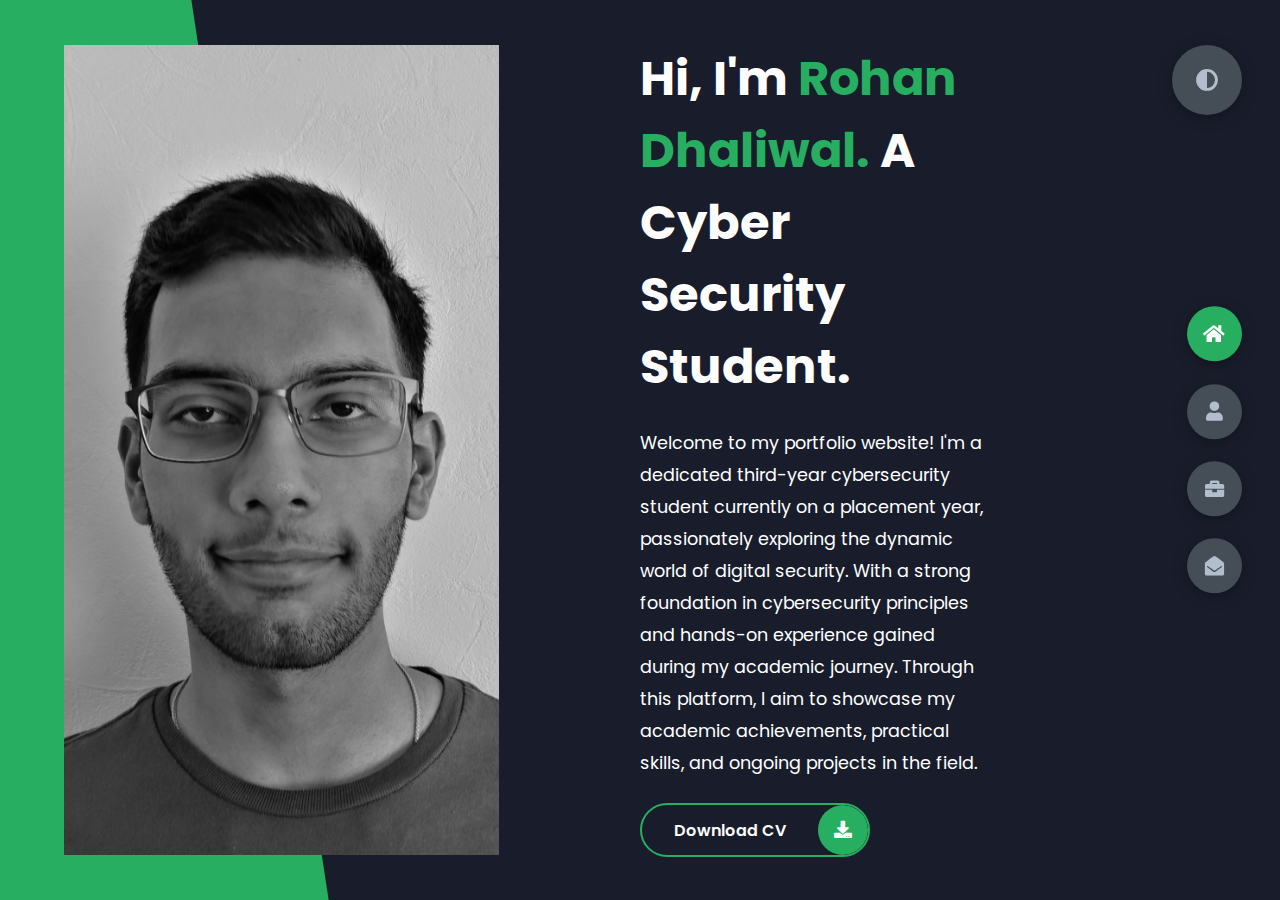
<file: index.html>
<!DOCTYPE html>
<html lang="en">
<head>
    <meta charset="UTF-8">
    <meta http-equiv="X-UA-Compatible" content="IE=edge">
    <meta name="viewport" content="width=device-width, initial-scale=1.0">
    <title>Portfolio</title>
    <link rel="stylesheet" href="styles/styles.css">
    <link rel="preconnect" href="https://fonts.googleapis.com">
    <link rel="preconnect" href="https://fonts.gstatic.com" crossorigin>
    <link rel="stylesheet" href="https://cdnjs.cloudflare.com/ajax/libs/font-awesome/5.15.4/css/all.min.css" integrity="sha512-1ycn6IcaQQ40/MKBW2W4Rhis/DbILU74C1vSrLJxCq57o941Ym01SwNsOMqvEBFlcgUa6xLiPY/NS5R+E6ztJQ==" crossorigin="anonymous" referrerpolicy="no-referrer" />
    <link href="https://fonts.googleapis.com/css2?family=Poppins:wght@400;500;600;700;800&display=swap" rel="stylesheet">
    <script src="https://cdn.emailjs.com/dist/email.min.js"></script>
    <link rel="icon" href="img/favicon-32x32.png" type="image/png">

</head>
<body class="main-content">
    <header class="container header active" id="home">
        <div class="header-content">
            <div class="left-header">
                <div class="h-shape"></div>
                <div class="image">
                    <img src="img/rohan.jpg" alt="">
                </div>
            </div>
            <div class="right-header">
                <h1 class="name">
                    Hi, I'm <span>Rohan Dhaliwal.</span>
                    A Cyber Security Student.
                </h1>
                <p>
                    Welcome to my portfolio website! I'm a dedicated third-year cybersecurity student currently on a placement year, passionately exploring the dynamic world of digital security. With a strong foundation in cybersecurity principles and hands-on experience gained during my academic journey. Through this platform, I aim to showcase my academic achievements, practical skills, and ongoing projects in the field.
                </p>
                <div class="btn-con">
                    <a href="https://rohan057.github.io/Rohan_Dhaliwal_CV.pdf" download="Rohan_Dhaliwal_CV.pdf" class="main-btn">
                        <span class="btn-text">Download CV</span>
                        <span class="btn-icon"><i class="fas fa-download"></i></span>
                    </a>
                </div>                                          
            </div>
        </div>
    </header>
    <main>
        <section class="container about" id="about">
            <div class="main-title">
                <h2>About <span>me</span></h2>
            </div>
            <div class="about-container">
                <div class="left-about">
                    <h4>Information About me</h4>
                    <p>
                        I'm a third-year Cybersecurity student currently on a placement 
                        year with Generation Success. With a strong foundation in 
                        cybersecurity principles and hands-on experience, I'm equipped to 
                        tackle real-world security challenges effectively.<br></br>

                        Beyond cybersecurity, I'm passionate about sports, including football, 
                        cricket, and Formula 1. I find joy in both watching and participating 
                        in sports events.<br></br>

                        In my portfolio, I will showcase my academic achievements and 
                        practical skills. Explore to learn more about my journey and projects.
                    </p>
                    <div class="btn-con">
                        <a href="https://rohan057.github.io/Rohan_Dhaliwal_CV.pdf" download="Rohan_Dhaliwal_CV.pdf" class="main-btn">
                            <span class="btn-text">Download CV</span>
                            <span class="btn-icon"><i class="fas fa-download"></i></span>
                        </a>
                    </div>    
                </div>
                <div class="right-about">
                    <div class="about-item">
                        <div class="abt-text">
                            <p class="large-text">13</p>
                            <p class="small-text">Modules <br /> Completed</p><br>
                            <p class="small-text">Averaging a 1st</p>
                        </div>
                    </div>
                    <div class="about-item">
                        <div class="abt-text">
                            <p class="large-text">1000+</p>
                            <p class="small-text">Attendees at Virtual <br /> Careers Fair</p><br>
                            <p class="small-text">Aquired <br /> a speaker</p>
                        </div>
                    </div>
                    <div class="about-item">
                        <div class="abt-text">
                            <p class="large-text">158% +</p>
                            <p class="small-text">Higher growth in Generation Success LinkedIn <br /> followers compared to the preceding 12 months</p>
                        </div>
                    </div>
                    <div class="about-item">
                        <div class="abt-text">
                            <p class="large-text">242% +</p>
                            <p class="small-text">Impressions on Generation Success LinkedIn <br /> have surged compared to the previous 12 months</p>
                        </div>
                    </div>
                </div>
            </div>
            <div class="about-stats">
                <h4 class="stat-title">My Skills</h4>
                <div class="progress-bars">
                    <div class="progress-bar">
                        <p class="prog-title">html</p>
                        <div class="progress-con">
                            <p class="prog-text">80%</p>
                            <div class="progress">
                                <span class="html"></span>
                            </div>
                        </div>
                    </div>
                    <div class="progress-bar">
                        <p class="prog-title">css</p>
                        <div class="progress-con">
                            <p class="prog-text">95%</p>
                            <div class="progress">
                                <span class="css"></span>
                            </div>
                        </div>
                    </div>
                    <div class="progress-bar">
                        <p class="prog-title">javascript</p>
                        <div class="progress-con">
                            <p class="prog-text">75%</p>
                            <div class="progress">
                                <span class="js"></span>
                            </div>
                        </div>
                    </div>
                    <div class="progress-bar">
                        <p class="prog-title">Java</p>
                        <div class="progress-con">
                            <p class="prog-text">75%</p>
                            <div class="progress">
                                <span class="react"></span>
                            </div>
                        </div>
                    </div>
                    <div class="progress-bar">
                        <p class="prog-title">Python</p>
                        <div class="progress-con">
                            <p class="prog-text">85%</p>
                            <div class="progress">
                                <span class="node"></span>
                            </div>
                        </div>
                    </div>
                    <div class="progress-bar">
                        <p class="prog-title">SQL</p>
                        <div class="progress-con">
                            <p class="prog-text">70%</p>
                            <div class="progress">
                                <span class="python"></span>
                            </div>
                        </div>
                    </div>
                </div>
            </div>
            <h4 class="stat-title">My Timeline</h4>
            <div class="timeline">
                <div class="timeline-item">
                    <div class="tl-icon">
                        <i class="fas fa-briefcase"></i>
                    </div>
                    <p class="tl-duration">2023 - present</p>
                    <h5>Social Media Manager<span> - Generation Success</span></h5>
                    <p>
                        As the lead content creator, I shape engaging content for our social media platforms,
                        ensuring alignment with our brand's voice and objectives. I actively engage with our
                        audience, addressing inquiries and feedback in a professional manner. Additionally, I
                        manage our content calendar and Marketing Automation, oversee Brandox for proper
                        content storage, and lead weekly marketing meetings.<br></br>

                        Analyzing social media performance is integral to my role, where I provide valuable
                        insights through reports. Over the past year, I've achieved significant growth and
                        improvement metrics. For instance, in the 12 months prior to me starting, Generation Success
                        LinkedIn gained only 800 followers, compared to 2064 in the subsequent 12 months, marking
                        a notable 158% increase. Impressions on LinkedIn also saw a remarkable surge, rising from
                        90k in the 12 months prior to me starting growing to 308k in the following 12 months, indicating a substantial
                        242% increase. Moreover, LinkedIn impressions rose from 5k-13k per month to 25k-35k,
                        showcasing a 285% boost. These achievements underscore my utilization of training material
                        and research to expand the reach of the Generation Success brand.<br></br>

                        Notably, when tasked with a recruitment project, I aimed to surpass previous campaign
                        metrics, targeting at least 700 applicants. Through strategic efforts, we exceeded
                        expectations, receiving over 1000 applicants, marking a significant 43% increase.
                        Additionally, I enhanced our Making It Conference by facilitating a connection with a
                        graduate coach who delivered a well-received speech, resulting in lasting impact as
                        evidenced by increased attendee engagement and post-conference connections.
                    </p>
                </div>
                <div class="timeline-item">
                    <div class="tl-icon">
                        <i class="fas fa-briefcase"></i>
                    </div>
                    <p class="tl-duration">2021 - 2025</p>
                    <h5>Cyber Security Degree<span> - Aston University</span></h5>
                    <p>
                        Throughout my university journey, I've consistently achieved a predicted grade of 1st. In my 
                        first year, I delved into foundational modules like Computer Systems, Internet Applications &
                        Database Design, Mathematics for Computing Professionals, Object-Oriented Programming, 
                        Professional and Social Aspects of Computing, and Security Thinking and Fundamentals.<br></br>

                        As I progressed into my second year, I explored more advanced topics, including Data Encryption,
                        Data Integrity, and Authentication, Human Factors in Security, Introduction to Distributed Systems,
                        Operating Systems, Programming Language Concepts, Secure Network Services, and engaged in a team 
                        project.<br></br>
                        
                        These experiences have equipped me with a diverse skill set, including skills in Team 
                        Leadership, Teamwork, Distributed Systems, Operating Systems, Secure Network Architecture, 
                        Object-Oriented Programming (OOP), Web Applications, Database Design, Interpersonal Skills, 
                        Programming, Problem Solving, Time Management, and Communication. This academic path has provided 
                        me with a robust knowledge base and practical experience in various aspects of computing and cybersecurity.
                    </p>
                </div>
                <div class="timeline-item">
                    <div class="tl-icon">
                        <i class="fas fa-briefcase"></i>
                    </div>
                    <p class="tl-duration">August 2022 - October 2022</p>
                    <h5>Warehouse Operative<span> - RS Components</span></h5>
                    <p>
                        As part of my role, I played a proactive role in supporting teams with challenging tasks and enhancing 
                        operational efficiency. This included tasks such as efficiently transporting pallets using a pump truck
                        and skillfully loading lorries.<br></br>

                        In addition, I demonstrated problem-solving skills by determining the optimal number of pallets that could
                        fit on a lorry and effectively communicated solutions to address the situation. Moreover, I meticulously 
                        maintained records of the number of pallets and their respective destinations, ensuring accurate logistics
                        management. My dedication to precision and teamwork significantly contributed to the smooth operation of 
                        the logistics process.
                    </p>
                </div>
                <div class="timeline-item">
                    <div class="tl-icon">
                        <i class="fas fa-briefcase"></i>
                    </div>
                    <p class="tl-duration">June 2021 - August 2021</p>
                    <h5>Warehouse Operative<span> - RS Components</span></h5>
                    <p>
                        In my role as an order picker, I excelled in selecting and retrieving items with precision and efficiency 
                        to fulfill customer orders. My packing skills ensured secure and timely shipment preparation.<br></br>

                        I also played a pivotal role in maintaining optimal stock levels through active involvement in replenishment. 
                        My knowledge of warehouse product placement streamlined the picking and packing processes.<br></br>

                        Consistently surpassing performance targets showcased my unwavering commitment to accuracy and efficiency. 
                        I proactively reported missing or damaged items, preserving production line efficiency.<br></br>

                        Proficiency in manual handling tasks facilitated safe and efficient goods movement. My dedication to precision, 
                        efficiency, and proactive problem-solving enhanced warehouse operations and timely deliveries.
                    </p>
                </div>
            </div>
        </section>
        <section class="container" id="portfolio">
            <div class="main-title">
                <h2>My <span>Portfolio</span></h2>
            </div>
            <p class="port-text">
                Here is some of my work that I've done in various programming languages as well as projects I have also completed, either individually or as part of a team.
            </p>
            <div class="portfolios">
                <div class="portfolio-item">
                    <div class="image">
                        <img src="img/github.jpg" alt="">
                    </div>
                    <div class="hover-items">
                        <h3>Source Code</h3>
                        <p><center>This is code showing me using multiple programming languages for various different programs</center></p>
                        <div class="icons">
                            <a href="https://github.com/rohan057/PLC_Labs" class="icon" target="_blank">
                                <i class="fab fa-github"></i>
                            </a>
                        </div>
                    </div>
                </div>
                <div class="portfolio-item">
                    <div class="image">
                        <img src="img/team-project1.png" alt="">
                    </div>
                    <div class="hover-items">
                        <h3>Source Code</h3>
                        <p><center>This is an ecommerce website that was created during a team project</center></p>
                        <div class="icons">
                            <a href="https://github.com/Jobanpreet01/Group34" class="icon" target="_blank">
                                <i class="fab fa-github"></i>
                            </a>
                            <div class="icons">
                                <a href="https://210142187.cs2410-web01pvm.aston.ac.uk/Group34/public/" class="icon" target="_blank">
                                    <i class="fa fa-globe"></i>
                                </a>
                            </div>
                        </div>
                    </div>
                </div>
                <div class="portfolio-item">
                    <div class="image">
                        <img src="img/c.png" alt="">
                    </div>
                    <div class="hover-items">
                        <h3>Source Code</h3>
                        <p><center>This is code written in C programming language for 3 different programs</center></p>
                        <div class="icons">
                            <a href="https://github.com/rohan057/CS2OS/tree/main" class="icon" target="_blank">
                                <i class="fab fa-github"></i>
                            </a>
                        </div>
                    </div>
                </div>
                <div class="portfolio-item">
                    <div class="image">
                        <img src="img/chatbox.avif" alt="">
                    </div>
                    <div class="hover-items">
                        <h3>Source Code</h3>
                        <p><center>This is a chatbox that was created to allow multiple clients to talk using a server created</center></p>
                        <div class="icons">
                            <a href="https://github.com/rohan057/CS2SNS" class="icon" target="_blank">
                                <i class="fab fa-github"></i>
                            </a>
                        </div>
                    </div>
                </div>
                <div class="portfolio-item">
                    <div class="image">
                        <img src="img/java.png" alt="">
                    </div>
                    <div class="hover-items">
                        <h3>Source Code</h3>
                        <p><center>This is a video database that can be added, deleted and edited with an interface created for use</center></p>
                        <div class="icons">
                            <a href="https://github.com/rohan057/OOP" class="icon" target="_blank">
                                <i class="fab fa-github"></i>
                            </a>
                        </div>
                    </div>
                </div>
            </div>
        </section>
        
        <section class="container contact" id="contact">
            <div class="contact-container">
                <div class="main-title">
                    <h2>Contact <span>Me</span></h2>
                </div>
                <div class="contact-content-con">
                    <div class="left-contact">
                        <h4>Contact me here</h4>
                        <p>
                            Feel free to get in touch with me using the contact form, 
                            for any questions or inquiries you may have. I'm excited 
                            to connect with you. Drop me a line, and I'll get back to 
                            you as soon as possible!
                        </p>
                        <div class="contact-info">
                            <div class="contact-item">
                                <div class="icon">
                                    <i class="fas fa-map-marker-alt"></i>
                                    <span>Location: United Kingdom</span><br>
                                </div>
                            </div>
                            <div class="contact-item">
                                <div class="icon">
                                    <i class="fas fa-envelope"></i>
                                    <span>Email: rohan.dhaliwal8@gmail.com</span><br>
                                </div>
                            </div>
                            <div class="contact-item">
                                <div class="icon">
                                    <i class="fas fa-user-graduate"></i>
                                    <span>Place of Study: Aston University</span><br>
                                </div>
                            </div>
                            <div class="contact-item">
                                <div class="icon">
                                    <i class="fas fa-phone-alt"></i>
                                    <span>Mobile Number: 07497780914</span><br>
                                </div>
                            </div>
                            <div class="contact-item">
                                <div class="icon">
                                    <i class="fas fa-globe-africa"></i>
                                    <span>Languages: English</span><br>
                                </div>
                            </div>
                        </div>
                        <div class="contact-icons">
                            <div class="contact-icon">
                                <a href="https://www.linkedin.com/in/rohan-dhaliwal-ba54311ba/" target="_blank">
                                    <i class="fab fa-linkedin"></i>
                                </a>
                                <a href="https://github.com/rohan057" target="_blank">
                                    <i class="fab fa-github"></i>
                                </a>
                            </div>
                        </div>
                    </div>
                    <div class="right-contact">
                        <form onsubmit="sendEmail(event);" class="contact-form">
                            <div class="input-control i-c-2">
                                <input type="text" id="name" required placeholder="YOUR NAME">
                                <input type="email" id="email" required placeholder="YOUR EMAIL">
                            </div>
                            <div class="input-control">
                                <input type="text" id="subject" required placeholder="ENTER SUBJECT">
                            </div>
                            <div class="input-control">
                                <textarea id="message" cols="15" rows="8" placeholder="Message Here..."></textarea>
                            </div>
                            <div class="submit-btn">
                                <button type="submit" class="main-btn">
                                    <span class="btn-text">Send Message</span>
                                    <span class="btn-icon"><i class="fas fa-envelope"></i></span>
                                </button>
                            </div>
                        </form>
                    </div>
                    
                </div>
            </div>
        </section>
    </main>

    <script>
        emailjs.init('ywd_RWss9N7w9j9tr'); // Replace with your EmailJS user ID
    
        function sendEmail(e) {
            e.preventDefault();
    
            emailjs.send('service_5slmmca', 'template_s0oreve', {
                from_name: document.getElementById('name').value, // Use 'from_name' instead of 'name'
                reply_to: document.getElementById('email').value, // Use 'reply_to' instead of 'email'
                subject: document.getElementById('subject').value,
                message: document.getElementById('message').value
            })
            .then(function(response) {
                console.log('Email sent:', response);
                alert('Email sent successfully!');
                // You can add additional actions here, like clearing the form fields.
            }, function(error) {
                console.error('Email send failed:', error);
                alert('Failed to send email. Please try again later.');
            });
        }
    </script>
    

    <div class="controls">
        <div class="control active-btn" data-id="home" >
            <i class="fas fa-home"></i>
        </div>
        <div class="control" data-id="about">
            <i class="fas fa-user"></i>
        </div>
        <div class="control" data-id="portfolio">
            <i class="fas fa-briefcase"></i>
        </div>
        <div class="control" data-id="contact">
            <i class="fas fa-envelope-open"></i>
        </div>
    </div>
    <div class="theme-btn">
        <i class="fas fa-adjust"></i>
    </div>
    <script src="app.js"></script>
</body>
</html>
</file>
<file: styles/styles.css>
* {
  margin: 0;
  padding: 0;
  box-sizing: border-box;
  list-style: none;
}

:root {
  --color-primary: #191d2b;
  --color-secondary: #27AE60;
  --color-white: #FFFFFF;
  --color-black: #000;
  --color-grey0: #f8f8f8;
  --color-grey-1: #dbe1e8;
  --color-grey-2: #b2becd;
  --color-grey-3: #6c7983;
  --color-grey-4: #454e56;
  --color-grey-5: #2a2e35;
  --color-grey-6: #12181b;
  --br-sm-2: 14px;
  --box-shadow-1: 0 3px 15px rgba(0,0,0,.3);
}

.light-mode {
  --color-primary: #FFFFFF;
  --color-secondary: #F56692;
  --color-white: #454e56;
  --color-black: #000;
  --color-grey0: #f8f8f8;
  --color-grey-1: #6c7983;
  --color-grey-2: #6c7983;
  --color-grey-3: #6c7983;
  --color-grey-4: #454e56;
  --color-grey-5: #f8f8f8;
  --color-grey-6: #12181b;
}

body {
  background-color: var(--color-primary);
  font-family: "Poppins", sans-serif;
  font-size: 1.1rem;
  color: var(--color-white);
  transition: all 0.4s ease-in-out;
}

a {
  display: inline-block;
  text-decoration: none;
  color: inherit;
  font-family: inherit;
}

header {
  min-height: 100vh;
  color: var(--color-white);
  overflow: hidden;
  padding: 0 !important;
}

section {
  min-height: 100vh;
  width: 100%;
  position: absolute;
  left: 0;
  top: 0;
  padding: 3rem 18rem;
}

.container {
  display: none;
  transform: translateY(-100%) scale(0);
  transition: all 0.4s ease-in-out;
  background-color: var(--color-primary);
}

.active {
  display: block;
  animation: appear 1s ease-in-out;
  transform: translateY(0) scaleY(1);
}
@keyframes appear {
  0% {
    transform: translateY(-100%) scaleY(0);
  }
  100% {
    transform: translateY(0) scaleY(1);
  }
}

.controls {
  position: fixed;
  z-index: 10;
  top: 50%;
  right: 3%;
  display: flex;
  flex-direction: column;
  align-items: center;
  justify-content: center;
  transform: translateY(-50%);
}
.controls .control {
  padding: 1rem;
  cursor: pointer;
  background-color: var(--color-grey-4);
  width: 55px;
  height: 55px;
  border-radius: 50%;
  display: flex;
  justify-content: center;
  align-items: center;
  margin: 0.7rem 0;
  box-shadow: var(--box-shadow-1);
}
.controls .control i {
  font-size: 1.2rem;
  color: var(--color-grey-2);
  pointer-events: none;
}
.controls .active-btn {
  background-color: var(--color-secondary);
  transition: all 0.4s ease-in-out;
}
.controls .active-btn i {
  color: var(--color-white);
}

.theme-btn {
  top: 5%;
  right: 3%;
  width: 70px;
  height: 70px;
  border-radius: 50%;
  background-color: var(--color-grey-4);
  cursor: pointer;
  position: fixed;
  display: flex;
  justify-content: center;
  align-items: center;
  box-shadow: 0 3px 15px rgba(0, 0, 0, 0.3);
  transition: all 0.1s ease-in-out;
}
.theme-btn:active {
  transform: translateY(-3px);
}
.theme-btn i {
  font-size: 1.4rem;
  color: var(--color-grey-2);
  pointer-events: none;
}

/*Header-content*/
.header-content {
  display: grid;
  grid-template-columns: repeat(2, 1fr);
  min-height: 100vh;
}
.header-content .left-header {
  display: flex;
  align-items: center;
  position: relative;
}
.header-content .left-header .h-shape {
  transition: all 0.4s ease-in-out;
  width: 65%;
  height: 100%;
  background-color: var(--color-secondary);
  position: absolute;
  left: 0;
  top: 0;
  z-index: -1;
  clip-path: polygon(0 0, 46% 0, 79% 100%, 0% 100%);
}
.header-content .left-header .image {
  border-radius: var(--br-sm-2);
  height: 90%;
  width: 68%;
  margin-left: 4rem;
  background-color: var(--color-black);
  transition: all 0.4s ease-in-out;
}
.header-content .left-header .image img {
  width: 100%;
  height: 100%;
  object-fit: cover;
  transition: all 0.4s ease-in-out;
  filter: grayscale(100%);
}
.header-content .left-header .image img:hover {
  filter: grayscale(0);
}
.header-content .right-header {
  display: flex;
  flex-direction: column;
  justify-content: center;
  padding-right: 18rem;
}
.header-content .right-header .name {
  font-size: 3rem;
}
.header-content .right-header .name span {
  color: var(--color-secondary);
}
.header-content .right-header p {
  margin: 1.5rem 0;
  line-height: 2rem;
}

/*About*/
.about-container {
  display: grid;
  grid-template-columns: repeat(2, 1fr);
  padding-top: 3.5rem;
  padding-bottom: 5rem;
}
.about-container .right-about {
  display: grid;
  grid-template-columns: repeat(2, 1fr);
  grid-gap: 2rem;
}
.about-container .right-about .about-item {
  border: 1px solid var(--color-grey-5);
  border-radius: 5px;
  transition: all 0.4s ease-in-out;
  box-shadow: 1px 2px 15px rgba(0, 0, 0, 0.1);
}
.about-container .right-about .about-item:hover {
  cursor: default;
  transform: translateY(-5px);
  border: 1px solid var(--color-secondary);
  box-shadow: 1px 4px 15px rgba(0, 0, 0, 0.32);
}
.about-container .right-about .about-item .abt-text {
  padding: 1.5rem;
  display: flex;
  flex-direction: column;
}
.about-container .right-about .about-item .abt-text .large-text {
  font-size: 3rem;
  font-weight: 700;
  color: var(--color-secondary);
}
.about-container .right-about .about-item .abt-text .small-text {
  padding-left: 3rem;
  position: relative;
  text-transform: uppercase;
  font-size: 1.2rem;
  color: var(--color-grey-1);
  letter-spacing: 2px;
}
.about-container .right-about .about-item .abt-text .small-text::before {
  content: "";
  position: absolute;
  left: 0;
  top: 15px;
  width: 2rem;
  height: 2px;
  background-color: var(--color-grey-5);
}
.about-container .left-about {
  padding-right: 5rem;
}
.about-container .left-about p {
  line-height: 2rem;
  padding: 1rem;
  color: var(--color-grey-1);
}
.about-container .left-about h4 {
  font-size: 2rem;
  text-transform: uppercase;
}

.about-stats {
  padding-bottom: 4rem;
}
.about-stats .progress-bars {
  display: grid;
  grid-template-columns: repeat(2, 1fr);
  grid-gap: 2rem;
}
.about-stats .progress-bars .progress-bar {
  display: flex;
  flex-direction: column;
}
.about-stats .progress-bars .progress-bar .prog-title {
  text-transform: uppercase;
  font-weight: 500;
}
.about-stats .progress-bars .progress-bar .progress-con {
  display: flex;
  align-items: center;
}
.about-stats .progress-bars .progress-bar .progress-con .prog-text {
  color: var(--color-grey-2);
}
.about-stats .progress-bars .progress-bar .progress-con .progress {
  width: 100%;
  height: 0.45rem;
  background-color: var(--color-grey-4);
  margin-left: 1rem;
  position: relative;
}
.about-stats .progress-bars .progress-bar .progress-con .progress span {
  position: absolute;
  top: 0;
  left: 0;
  height: 100%;
  background-color: var(--color-secondary);
  transition: all 0.4s ease-in-out;
  width: 60%;
}
.about-stats .progress-bars .progress-bar .progress-con .progress .html {
  width: 80%;
}
.about-stats .progress-bars .progress-bar .progress-con .progress .css {
  width: 95%;
}
.about-stats .progress-bars .progress-bar .progress-con .progress .js {
  width: 75%;
}
.about-stats .progress-bars .progress-bar .progress-con .progress .react {
  width: 60%;
}
.about-stats .progress-bars .progress-bar .progress-con .progress .node {
  width: 87%;
}
.about-stats .progress-bars .progress-bar .progress-con .progress .python {
  width: 70%;
}

.stat-title {
  text-transform: uppercase;
  font-size: 1.4rem;
  text-align: center;
  padding: 3.5rem 0;
  position: relative;
}
.stat-title::before {
  content: "";
  position: absolute;
  left: 50%;
  top: 0;
  width: 40%;
  height: 1px;
  background-color: var(--color-grey-5);
  transform: translateX(-50%);
}

/*Timeline*/
.timeline {
  display: grid;
  grid-template-columns: repeat(2, 1fr);
  grid-gap: 2rem;
  padding-bottom: 3rem;
}
.timeline .timeline-item {
  position: relative;
  padding-left: 3rem;
  border-left: 1px solid var(--color-grey-5);
}
.timeline .timeline-item .tl-icon {
  position: absolute;
  left: -27px;
  top: 0;
  background-color: var(--color-secondary);
  width: 50px;
  height: 50px;
  border-radius: 50%;
  display: flex;
  align-items: center;
  justify-content: center;
}
.timeline .timeline-item .tl-icon i {
  font-size: 1.3rem;
}
.timeline .timeline-item .tl-duration {
  padding: 0.2rem 0.6rem;
  background-color: var(--color-grey-5);
  border-radius: 15px;
  display: inline-block;
  font-size: 0.8rem;
  text-transform: uppercase;
  font-weight: 500;
}
.timeline .timeline-item h5 {
  padding: 1rem 0;
  text-transform: uppercase;
  font-size: 1.3rem;
  font-weight: 600;
}
.timeline .timeline-item h5 span {
  color: var(--color-grey-2);
  font-weight: 500;
  font-size: 1.2rem;
}
.timeline .timeline-item p {
  color: var(--color-grey-2);
}

.port-text {
  padding: 2rem 0;
  text-align: center;
}

.portfolios {
  display: grid;
  grid-template-columns: repeat(3, 1fr);
  grid-gap: 2rem;
  margin-top: 3rem;
}
.portfolios .portfolio-item {
  position: relative;
  border-radius: 15px;
}
.portfolios .portfolio-item img {
  width: 100%;
  height: 300px;
  object-fit: cover;
  border-radius: 15px;
}
.portfolios .portfolio-item .hover-items {
  width: 100%;
  height: 100%;
  background-color: var(--color-secondary);
  position: absolute;
  left: 0;
  top: 0;
  border-radius: 15px;
  display: flex;
  justify-content: center;
  align-items: center;
  flex-direction: column;
  opacity: 0;
  transform: scale(0);
  transition: all 0.4s ease-in-out;
}
.portfolios .portfolio-item .hover-items h3 {
  font-size: 1.5rem;
  color: var(--color-white);
  margin-bottom: 1.5rem;
}

.portfolios .portfolio-item .hover-items p {
  font-size: 1.5rem;
  color: var(--color-white);
  margin-bottom: 1.5rem;
}

.portfolios .portfolio-item .hover-items .icons {
  display: flex;
  justify-content: center;
  align-items: center;
}
.portfolios .portfolio-item .hover-items .icons .icon {
  background-color: var(--color-primary);
  border-radius: 50%;
  width: 50px;
  height: 50px;
  display: flex;
  align-items: center;
  justify-content: center;
  margin: 0 1rem;
  cursor: pointer;
  transition: all 0.4s ease-in-out;
}
.portfolios .portfolio-item .hover-items .icons .icon i {
  font-size: 1.5rem;
  color: var(--color-white);
  margin: 0 1rem;
}
.portfolios .portfolio-item .hover-items .icons .icon:hover {
  background-color: var(--color-white);
}
.portfolios .portfolio-item .hover-items .icons .icon:hover i {
  color: var(--color-primary);
}

.portfolio-item:hover .hover-items {
  opacity: 1;
  transform: scale(1);
}

.contact-content-con {
  display: flex;
  padding-top: 3.5rem;
}
.contact-content-con .left-contact {
  flex: 2;
}
.contact-content-con .left-contact h4 {
  margin-top: 1rem;
  font-size: 2rem;
  text-transform: uppercase;
}
.contact-content-con .left-contact p {
  margin: 1rem 0;
  line-height: 2rem;
}
.contact-content-con .left-contact .contact-info .contact-item {
  display: flex;
  align-items: center;
  justify-content: space-between;
}
.contact-content-con .left-contact .contact-info .contact-item p {
  margin: 0.3rem 0 !important;
  padding: 0 !important;
}
.contact-content-con .left-contact .contact-info .contact-item .icon {
  display: grid;
  grid-template-columns: 40px 1fr;
}
.contact-content-con .left-contact .contact-info .contact-item .icon i {
  display: flex;
  align-items: center;
  font-size: 1.3rem;
}
.contact-content-con .left-contact .contact-icon {
  display: flex;
  margin-top: 2rem;
}
.contact-content-con .left-contact .contact-icon a {
  display: flex;
  align-items: center;
  color: var(--color-white);
  background-color: var(--color-grey-5);
  cursor: pointer;
  justify-content: center;
  width: 50px;
  height: 50px;
  border-radius: 50%;
  margin: 0 0.4rem;
  transition: all 0.4s ease-in-out;
}
.contact-content-con .left-contact .contact-icon a:hover {
  background-color: var(--color-secondary);
}
.contact-content-con .left-contact .contact-icon a:hover i {
  color: var(--color-primary);
}
.contact-content-con .left-contact .contact-icon a i {
  display: flex;
  align-items: center;
  justify-content: center;
  font-size: 1.3rem;
}
.contact-content-con .right-contact {
  flex: 3;
  margin-left: 3rem;
}
.contact-content-con .right-contact .input-control {
  margin: 1.5rem 0;
}
.contact-content-con .right-contact .input-control input, .contact-content-con .right-contact .input-control textarea {
  border-radius: 30px;
  font-weight: inherit;
  font-size: inherit;
  font-family: inherit;
  padding: 0.8rem 1.1rem;
  outline: none;
  border: none;
  background-color: var(--color-grey-5);
  width: 100%;
  color: var(--color-white);
  resize: none;
}
.contact-content-con .right-contact .i-c-2 {
  display: flex;
}
.contact-content-con .right-contact .i-c-2 :last-child {
  margin-left: 1.5rem;
}
.contact-content-con .right-contact .submit-btn {
  display: flex;
  justify-content: flex-start;
}

/*Independed components*/
.btn-con {
  display: flex;
  align-self: flex-start;
}

/* Updated styles for the Send Message button */
.main-btn {
  border: 2px solid var(--color-secondary); /* Add a green outline initially */
  border-radius: 30px;
  color: var(--color-white);
  font-weight: 600;
  position: relative;
  display: flex;
  align-items: center;
  overflow: hidden;
  background-color: transparent; /* Set the initial background color to transparent */
  transition: background-color 0.4s ease-in-out, border-color 0.4s ease-in-out; /* Apply transitions */
}

.main-btn .btn-text {
  padding: 0 2rem;
  font-size: 16px;
}

.main-btn .btn-icon {
  background-color: var(--color-secondary);
  color: var(--color-white);
  display: flex;
  align-items: center;
  justify-content: center;
  border-radius: 50%;
  padding: 1rem;
}

.main-btn::before {
  content: "";
  position: absolute;
  top: 0;
  right: 0;
  transform: translateX(100%);
  transition: all 0.4s ease-out;
  z-index: -1;
}

/* Updated hover styles to change the background color and border color */
.main-btn:hover {
  background-color: var(--color-secondary); /* Change the background color to green on hover */
  border-color: transparent; /* Remove the outline on hover */
  transition: background-color 0.4s ease-out, border-color 0.4s ease-out; /* Apply transitions */
}

.main-btn:hover::before {
  width: 100%;
  height: 100%;
  background-color: var(--color-secondary);
  transform: translateX(0);
  transition: all 0.4s ease-out;
}


.main-title {
  text-align: center;
}
.main-title h2 {
  position: relative;
  text-transform: uppercase;
  font-size: 4rem;
  font-weight: 700;
}
.main-title h2 span {
  color: var(--color-secondary);
}
.main-title h2 .bg-text {
  position: absolute;
  top: 50%;
  left: 50%;
  color: var(--color-grey-5);
  transition: all 0.4s ease-in-out;
  z-index: -1;
  transform: translate(-50%, -50%);
  font-weight: 800;
  font-size: 6.3rem;
}

.about-container .left-about p {
  padding-left: 0;
}

@media screen and (max-width: 600px) {
  header {
    padding: 0 !important;
  }

  .theme-btn {
    width: 50px;
    height: 50px;
  }

  .header-content {
    grid-template-columns: repeat(1, 1fr);
    padding-bottom: 6rem;
  }

  .left-header .h-shape {
    display: none;
  }

  .right-header {
    grid-row: 1;
    padding-right: 0rem !important;
    width: 90%;
    margin: 0 auto;
  }
  .right-header .name {
    font-size: 2.5rem !important;
    text-align: center;
    padding-top: 3rem;
  }

  .header-content .left-header .image {
    margin: 0 auto;
    width: 90%;
  }

  .controls {
    top: auto;
    bottom: 0;
    flex-direction: row;
    justify-content: center;
    left: 50%;
    transform: translateX(-50%);
    width: 100%;
    background-color: var(--color-grey-5);
  }
  .controls .control {
    margin: 1rem 0.3rem;
  }

  .about-container {
    grid-template-columns: repeat(1, 1fr);
  }
  .about-container .right-about {
    grid-template-columns: repeat(1, 1fr);
    padding-top: 2.5rem;
  }
  .about-container .left-about {
    padding-right: 0;
  }
  .about-container .left-about p {
    padding-left: 0;
  }

  .timeline {
    grid-template-columns: repeat(1, 1fr);
    padding-bottom: 6rem;
  }

  .container {
    padding: 2rem 2.5rem !important;
  }

  .about-stats .progress-bars {
    grid-template-columns: repeat(1, 1fr);
  }

  .portfolios {
    grid-template-columns: repeat(1, 1fr);
    padding-bottom: 6rem;
    margin-top: 1rem;
  }

  .blogs {
    grid-template-columns: repeat(1, 1fr);
    padding-bottom: 6rem;
  }

  .contact-content-con {
    flex-direction: column;
  }
  .contact-content-con .right-contact {
    margin-left: 0;
    margin-top: 2.5rem;
  }

  .contact-content-con .right-contact .i-c-2 {
    flex-direction: column;
  }

  .contact-content-con .right-contact .i-c-2 :last-child {
    margin-left: 0;
    margin-top: 1.5rem;
  }

  .contact-content-con .right-contact {
    margin-bottom: 6rem;
  }

  .contact-item {
    flex-direction: column;
    margin: 1rem 0;
  }
  .contact-item p {
    font-size: 15px;
    color: var(--color-grey-2);
  }
  .contact-item span {
    font-size: 15px;
  }
  .contact-item .icon {
    grid-template-columns: 25px 1fr;
  }

  .main-title h2 {
    font-size: 2rem;
  }
  .main-title h2 span {
    font-size: 2.3rem;
  }
  .main-title h2 .bg-text {
    font-size: 2.3rem;
  }
}
@media screen and (max-width: 1432px) {
  .container {
    padding: 7rem 11rem;
  }

  .contact-content-con {
    flex-direction: column;
  }
  .contact-content-con .right-contact {
    margin-left: 0;
    margin-top: 2.5rem;
  }

  .contact-content-con .right-contact .i-c-2 {
    flex-direction: column;
  }

  .contact-content-con .right-contact .i-c-2 :last-child {
    margin-left: 0;
    margin-top: 1.5rem;
  }

  .contact-content-con .right-contact {
    margin-bottom: 6rem;
  }

  .main-title h2 .bg-text {
    font-size: 5.5rem;
  }
}
@media screen and (max-width: 1250px) {
  .blogs {
    grid-template-columns: repeat(2, 1fr);
    margin-top: 6rem;
  }

  .portfolios {
    grid-template-columns: repeat(2, 1fr);
  }

  .header-content .right-header {
    padding-right: 9rem;
  }
}
@media screen and (max-width: 660px) {
  .blogs {
    grid-template-columns: repeat(1, 1fr);
  }

  .portfolios {
    grid-template-columns: repeat(1, 1fr);
  }
}
@media screen and (max-width: 1070px) {
  .about-container {
    grid-template-columns: repeat(1, 1fr);
  }
  .about-container .right-about {
    padding-top: 2.5rem;
  }

  .main-title h2 {
    font-size: 4rem;
  }
  .main-title h2 span {
    font-size: 4rem;
  }
  .main-title h2 .bg-text {
    font-size: 4.5rem;
  }
}
@media screen and (max-width: 970px) {
  .container {
    padding: 7rem 6rem;
  }

  .about-container .left-about {
    padding-right: 0rem;
  }

  .header-content {
    grid-template-columns: repeat(1, 1fr);
    padding-bottom: 6rem;
  }

  .left-header .h-shape {
    display: none;
  }
  .left-header .image {
    width: 90% !important;
    margin: 0 auto !important;
  }

  .right-header {
    grid-row: 1;
    padding-right: 0rem !important;
    width: 90%;
    margin: 0 auto;
  }
  .right-header .name {
    font-size: 2.5rem !important;
    text-align: center;
    padding-top: 3rem;
  }
}
@media screen and (max-width: 700px) {
  .container {
    padding: 7rem 3rem;
  }

  .about-stats .progress-bars {
    grid-template-columns: repeat(1, 1fr);
  }

  .about-container .right-about {
    grid-template-columns: repeat(1, 1fr);
  }

  .timeline {
    grid-template-columns: repeat(1, 1fr);
  }

  .main-title h2 {
    font-size: 3rem;
  }
  .main-title h2 span {
    font-size: 3rem;
  }
  .main-title h2 .bg-text {
    font-size: 4rem;
  }
}

/*# sourceMappingURL=styles.css.map */
</file>
